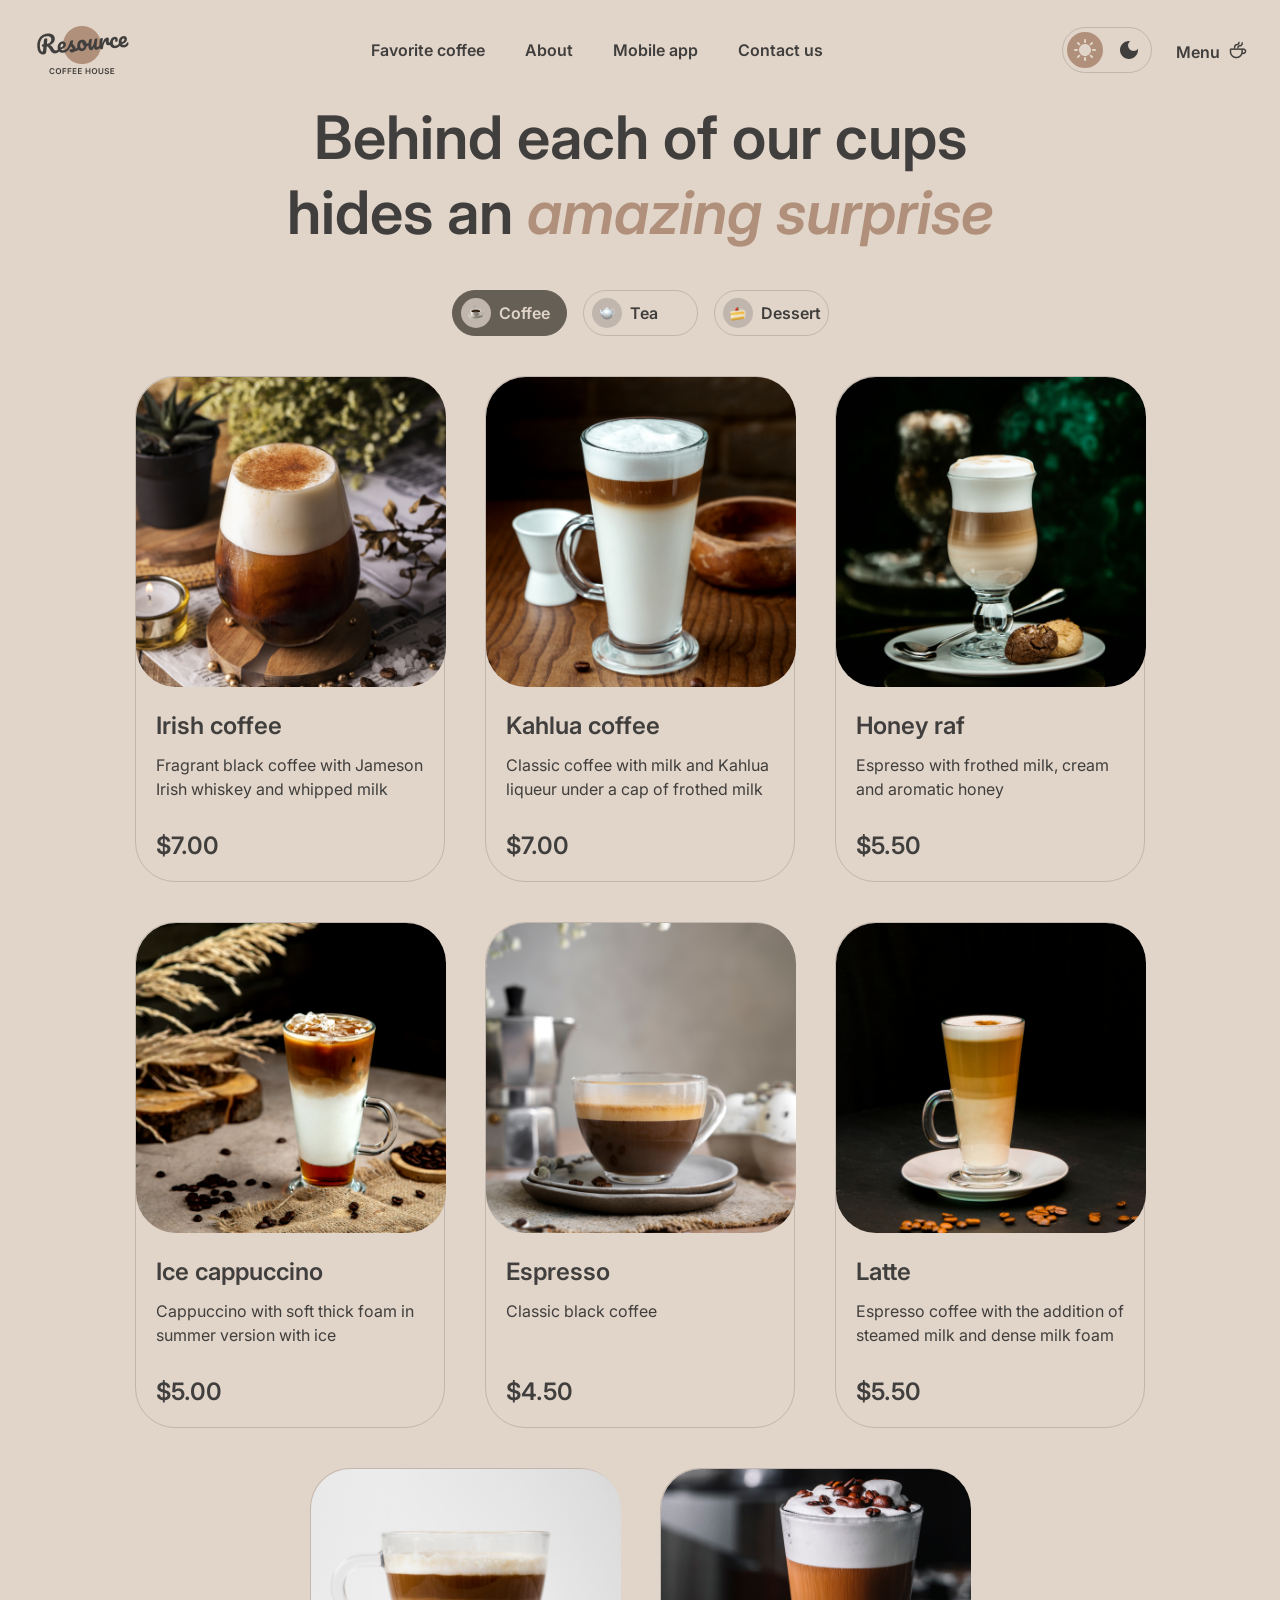
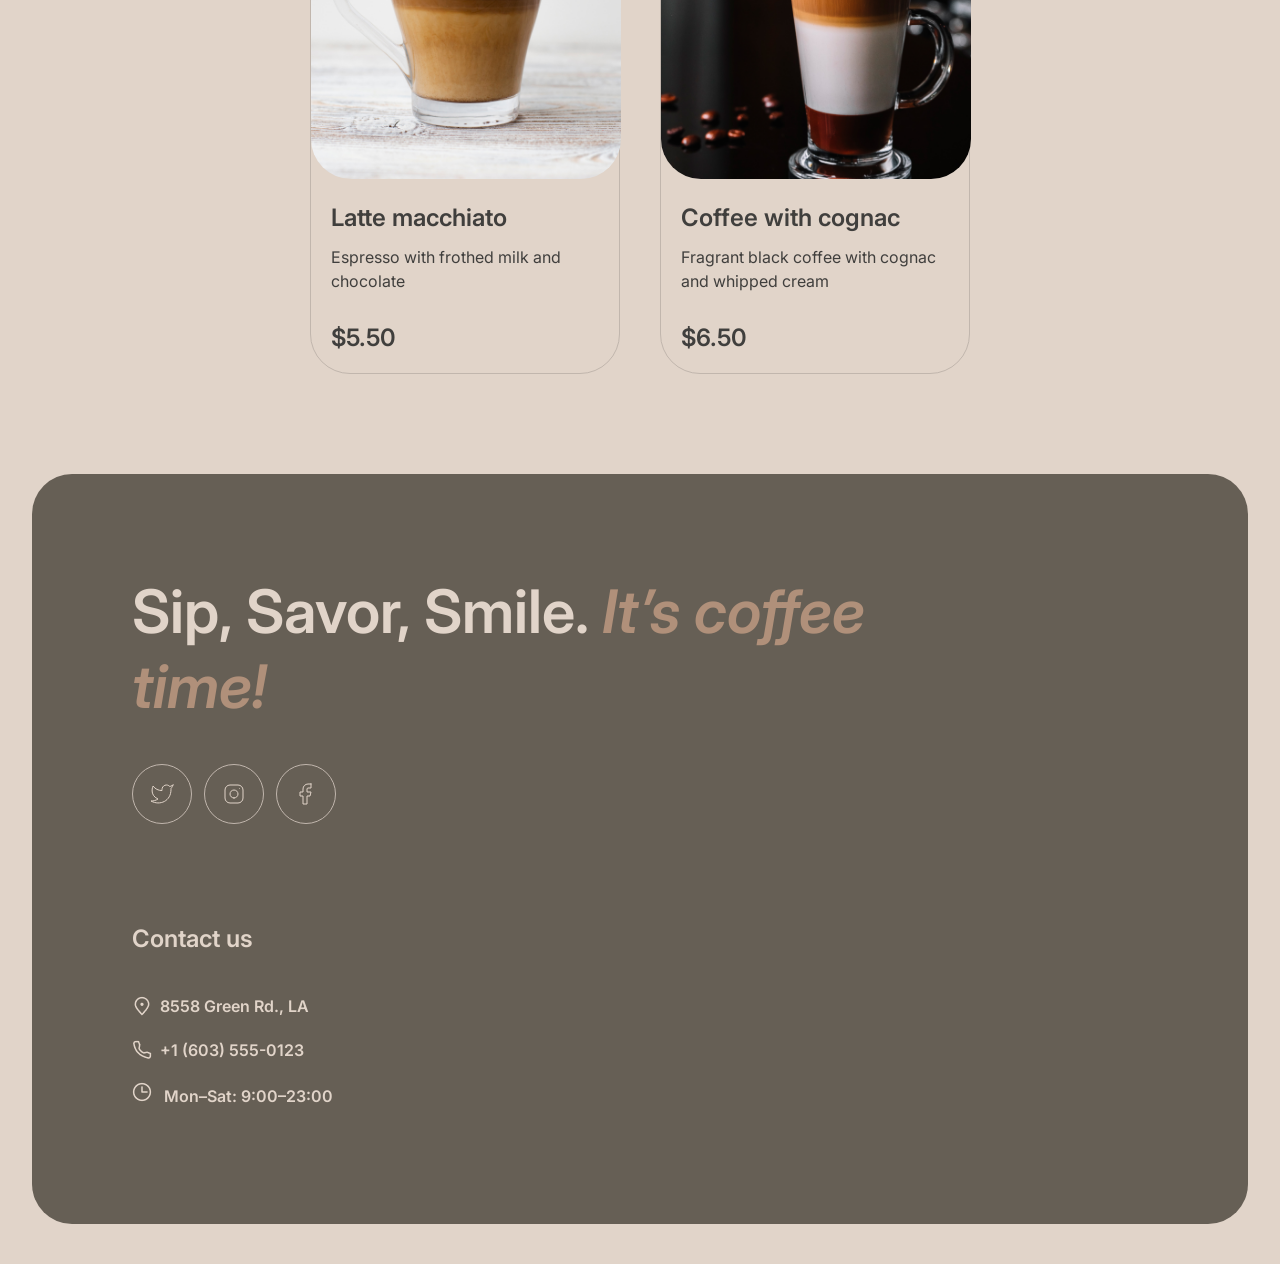
<file: coffee.html>
<!DOCTYPE html>
<html lang="en">
<head>
    <meta charset="UTF-8">
    <meta name="viewport" content="width=device-width, initial-scale=1.0">
    <title>Coffee</title>
    <link rel="icon" sizes="16x16" href="./favicon-16x16.png">
    <link rel="preconnect" href="https://fonts.googleapis.com">
    <link rel="preconnect" href="https://fonts.gstatic.com" crossorigin>
    <link href="https://fonts.googleapis.com/css2?family=Inter:ital,opsz,wght@0,14..32,100..900;1,14..32,100..900&family=Manrope:wght@200..800&display=swap" rel="stylesheet">
    <link rel="stylesheet" href="./styles/style.css">
</head>
<body>
    <header class="header">
        <div class="container">
            <a href="./index.html" class="logo">
                  <!-- В светлой теме — тёмный логотип -->
                <img src="./icons/logo.png" alt="Coffee House" class="logo__img logo__img--light">

                <!-- В тёмной теме — светлый логотип -->
                <img src="./icons/logo-dark.png" alt="Coffee House" class="logo__img logo__img--dark">
            </a>
            <nav class="menu">
                <ul>
                    <li><a href="index.html#favorite">Favorite coffee</a></li>
                    <li><a href="index.html#about">About</a></li>
                    <li><a href="index.html#app">Mobile app</a></li>
                    <li><a href="#contacts">Contact us</a></li>
                </ul>
            </nav>
            <div class="actions">
                <div class="actions__color">
                    <button class="actions__color-theme active" data-theme="light" aria-label="Light theme">
                        <svg width="22" height="22" viewBox="0 0 22 22" fill="currentColor" xmlns="http://www.w3.org/2000/svg">
                    <path d="M10 3V1C10 0.45 10.45 0 11 0C11.55 0 12 0.45 12 1V3C12 3.55 11.55 4 11 4C10.45 4 10 3.55 10 3ZM17.36 6.05L18.77 4.63C19.16 4.24 19.16 3.61 18.77 3.22C18.38 2.83 17.75 2.83 17.36 3.22L15.95 4.64C15.56 5.03 15.56 5.66 15.95 6.05C16.34 6.44 16.97 6.44 17.36 6.05ZM21 10H19C18.45 10 18 10.45 18 11C18 11.55 18.45 12 19 12H21C21.55 12 22 11.55 22 11C22 10.45 21.55 10 21 10ZM11 18C10.45 18 10 18.45 10 19V21C10 21.55 10.45 22 11 22C11.55 22 12 21.55 12 21V19C12 18.45 11.55 18 11 18ZM4.64 6.05L3.22 4.64C2.83 4.25 2.83 3.61 3.22 3.23C3.61 2.85 4.25 2.84 4.63 3.23L6.04 4.64C6.43 5.03 6.43 5.67 6.04 6.05C5.65 6.43 5.02 6.44 4.64 6.05ZM15.95 15.95C15.56 16.34 15.56 16.98 15.95 17.36L17.36 18.77C17.75 19.16 18.39 19.16 18.77 18.77C19.16 18.38 19.16 17.74 18.77 17.36L17.36 15.95C16.98 15.56 16.34 15.56 15.95 15.95ZM1 12h2C3.55 12 4 11.55 4 11C4 10.45 3.55 10 3 10H1C0.45 10 0 10.45 0 11C0 11.55 0.45 12 1 12ZM4.64 18.78L6.05 17.37C6.44 16.98 6.44 16.34 6.05 15.96C5.66 15.58 5.02 15.57 4.64 15.96L3.23 17.37C2.84 17.76 2.84 18.4 3.23 18.78C3.61 19.17 4.25 19.17 4.64 18.78ZM11 5C7.69 5 5 7.69 5 11C5 14.31 7.69 17 11 17C14.31 17 17 14.31 17 11C17 7.69 14.31 5 11 5Z" />
                    </svg>
                    </button>
                    <button class="actions__color-theme" data-theme="dark" aria-label="Dark theme">
                        <svg width="18" height="18" viewBox="0 0 18 18" fill="currentColor" xmlns="http://www.w3.org/2000/svg">
                        <path d="M9 0C4.03 0 0 4.03 0 9C0 13.97 4.03 18 9 18C13.97 18 18 13.97 18 9C18 8.54 17.96 8.08 17.9 7.64C16.92 9.01 15.32 9.9 13.5 9.9C10.52 9.9 8.1 7.48 8.1 4.5C8.1 2.69 8.99 1.08 10.36 0.0999999C9.92 0.0399999 9.46 0 9 0Z" />
                        </svg>
                    </button>
                </div>
                <a href="#"><span>Menu</span> <img src="./icons/coffee-cup.png" alt="coffe-cup"></a>
                 <div class="burger" id="burger-coffee">
                    <span></span><span></span>
                </div>
            </div>
        </div>
    </header>
    <nav class="mobile-menu" id="mobileMenu">
        <ul>
            <li><a href="index.html#favorite">Favorite coffee</a></li>
            <li><a href="index.html#about">About</a></li>
            <li><a href="index.html">Mobile app</a></li>
            <li><a href="#contacts">Contact us</a></li>
        </ul>
        <a href="./coffee.html">
            <span>Menu</span> 
            <img src="./icons/coffee-cup.png" alt="coffe-cup">
        </a>
    </nav>
    <main class="coffee">
        <div class="container">
            <h1 class="coffee__title">Behind each of our cups hides an <span>amazing surprise</span></h1>
        <div class="tabs">
            <div id="coffee" class="tab active">
                <div class="tab__img">
                    <img src="./icons/coffe.png" alt="coffe">
                </div>
                <span>Coffee</span>
            </div>
            <div id="tea" class="tab">
                <div class="tab__img">
                    <img src="./icons/tea.png" alt="tea">
                </div>
                <span>Tea</span>
            </div>
            <div id="dessert" class="tab">
                <div class="tab__img">
                    <img src="./icons/desert.png" alt="deserts">
                </div>
                <span>Dessert</span>
            </div>
        </div>
        <div class="coffee__wrapper"></div>
        <button class="refresh hidden"><img src="./icons/refresh.png" alt="refresh"></button>
        </div>
        <div class="modal hidden">
            <div class="modal__overlay"></div>
            <div class="modal__content"></div>
        </div>
    </main>
     <footer class="footer" id="contacts">
        <div class="container">
            <div class="footer__left">
                <h2 class="footer__title">Sip, Savor, Smile. <span>It’s coffee time!</span></h2>
                <div class="footer__social">
                    <a href="https://x.com/" class="footer__social-icon" target="_blank"><img src="./icons/twitter.svg" alt="twitter"></a>
                    <a href="https://www.instagram.com" class="footer__social-icon" target="_blank"><img src="./icons/instagram.svg" alt="instagram"></a>
                    <a href="https://www.facebook.com/" class="footer__social-icon" target="_blank"><img src="./icons/facebook.svg" alt="facebook"></a>
                </div>
            </div>
            <div class="footer__right">
                <h2 class="footer__contact-title">Contact us</h2>
                <ul class="footer__contact-links">
                    <li><a href="https://maps.app.goo.gl/YzixhGL63M3KAHYe9" target="_blank"><img src="./icons/pin-alt.png" alt="pin-alt"> 8558 Green Rd.,  LA</a></li>
                    <li><a href="tel:+16035550123" target="_blank"><img src="./icons/phone.png" alt="phone"> +1 (603) 555-0123</a></li>
                    <li><img src="./icons/clock.png" alt=""> Mon–Sat: 9:00–23:00</li>
                </ul>
            </div>
        </div>
    </footer>
    <script src="./script.js"></script>
</body>
</html>
</file>
<file: styles/style.css>
@import './header.css';
@import './hero.css';
@import './slider.css';
@import './about.css';
@import './app.css';
@import './footer.css';
@import './coffee.css';

* {
	box-sizing: border-box;
	padding: 0;
	margin: 0;
	list-style: none;
	text-decoration: none;
	font-family: var(--font-family);
}

:root {
	--text-primary: #403f3d;
	--text-inverse: #e1d4c9;
	--text-accent: #b0907a;
	--background-page: #e1d4c9;
	--background-container: #665f55;
	--background-overlay: rgba(64, 63, 61, 0.8);
	--border-primary: #c1b6ad;
	--border-inverse: #665f55;
	--text-primary: #403f3d;
	--dark-text-primary: #e1d4c9;
	--dark-text-inverse: #e1d4c9;
	--dark-text-accent: #b0907a;
	--dark-bg-page: #292826;
	--dark-bg-container: #403f3d;
	--dark-bg-overlay: rgba(41, 40, 38, 0.8);
	--dark-border-primary: #665f55;
	--dark-border-inverse: #c1b6ad;
	--background-modal: #e1d4c9;
	--background-modalcontrol: #665f55;
	--dark-bg-modal: var(--dark-bg-container);
    --dark-bg-modal-control: var(--dark-bg-page);
    --font-family: "Inter", sans-serif;
    --second-family: "Manrope", sans-serif;
	 --tab-bg: var(--text-inverse);            
    --tab-color: var(--text-primary);         
    --tab-border: var(--border-primary);

    --tab-active-bg: var(--background-container);     
    --tab-active-color: var(--text-inverse);        
    --tab-active-img-bg: var(--text-inverse);      
	--icon-color: #665f55;
    --icon-filter: none;    
    --border-control: #665f55;  
    --border-control-hover: #665f55;  
	--additive-active-bg: #665f55;      
    --additive-active-color: #e1d4c9; 
    --additive-active-circle-bg: #e1d4c9; 
    --additive-active-circle-color: #403f3d; 

	--video-overlay: rgba(0, 0, 0, 0.4);
}
body.dark {
    --text-primary: #e1d4c9;              
    --text-inverse: #403f3d;             
    --text-accent: #b0907a;              

    --background-page: #292826;          
    --background-container: #403f3d;     
    --background-overlay: rgba(41, 40, 38, 0.8);

    --border-primary: #665f55;          
    --border-inverse: #c1b6ad;

	 --tab-bg: var(--background-page);         
    --tab-color: var(--text-primary); 
    --tab-border: var(--border-primary);
    
    --tab-active-bg: var(--dark-bg-container);
    --tab-active-color: var(--text-primary); 
    --tab-active-img-bg: var(--dark-bg-page)

	--icon-color: #e1d4c9; 
    --icon-filter: brightness(0) invert(1); 
    --border-control: #e1d4c9; 
    --border-control-hover: #e1d4c9;

	--additive-active-bg: #e1d4c9;      
    --additive-active-color: #403f3d; 
    --additive-active-circle-bg: #403f3d; 
    --additive-active-circle-color: #e1d4c9;

	--video-overlay: rgba(255, 255, 255, 0.1);
}

body {
    background-color: var(--background-page);  
    color: var(--text-primary);
    transition: background-color 0.3s ease, color 0.3s ease;
}

html {
	scroll-behavior: smooth;
}

.container {
	max-width: clamp(688px, 95vw, 1360px);
	margin: 0 auto;
}
@media (max-width: 850px) {
	.container {
		max-width: clamp(348px, 95vw, 688px);
	}
}
@media (max-width: 380px) {
	.container {
		max-width: 348px;
	}
}
</file>
